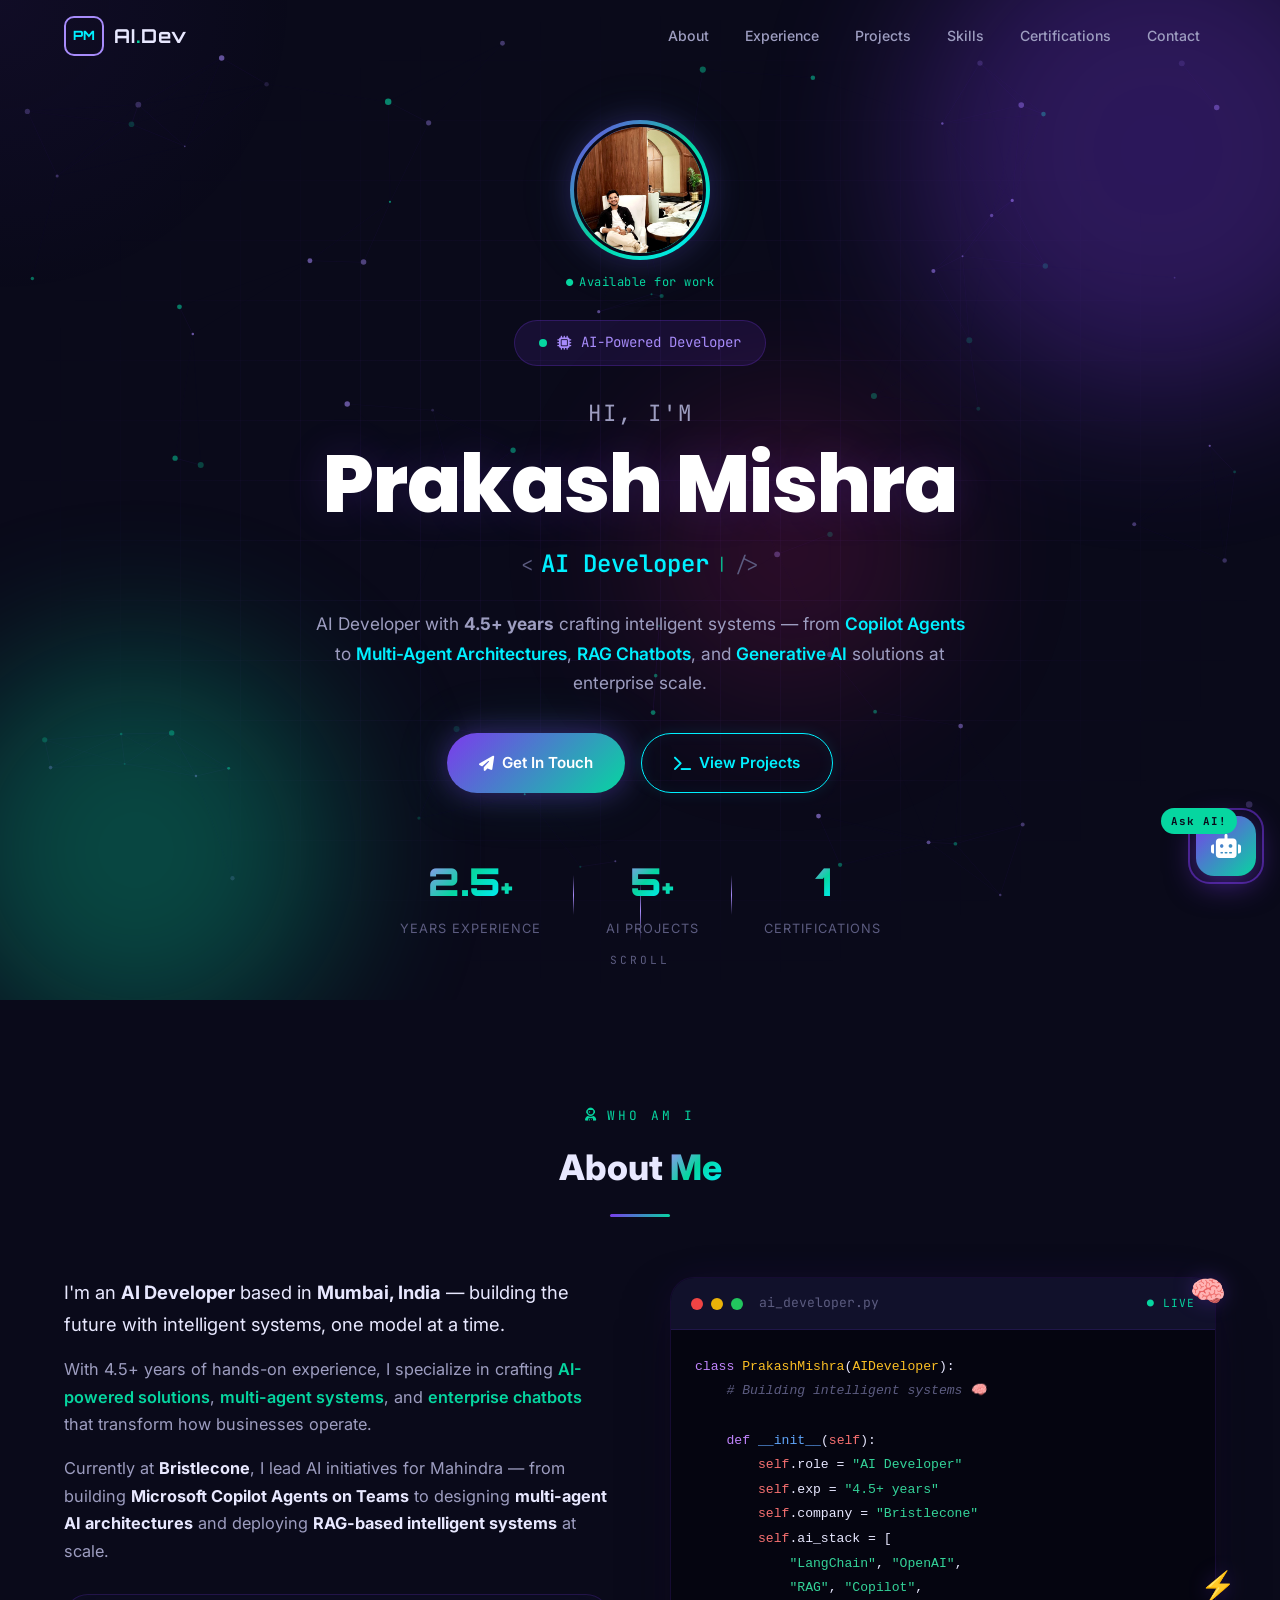
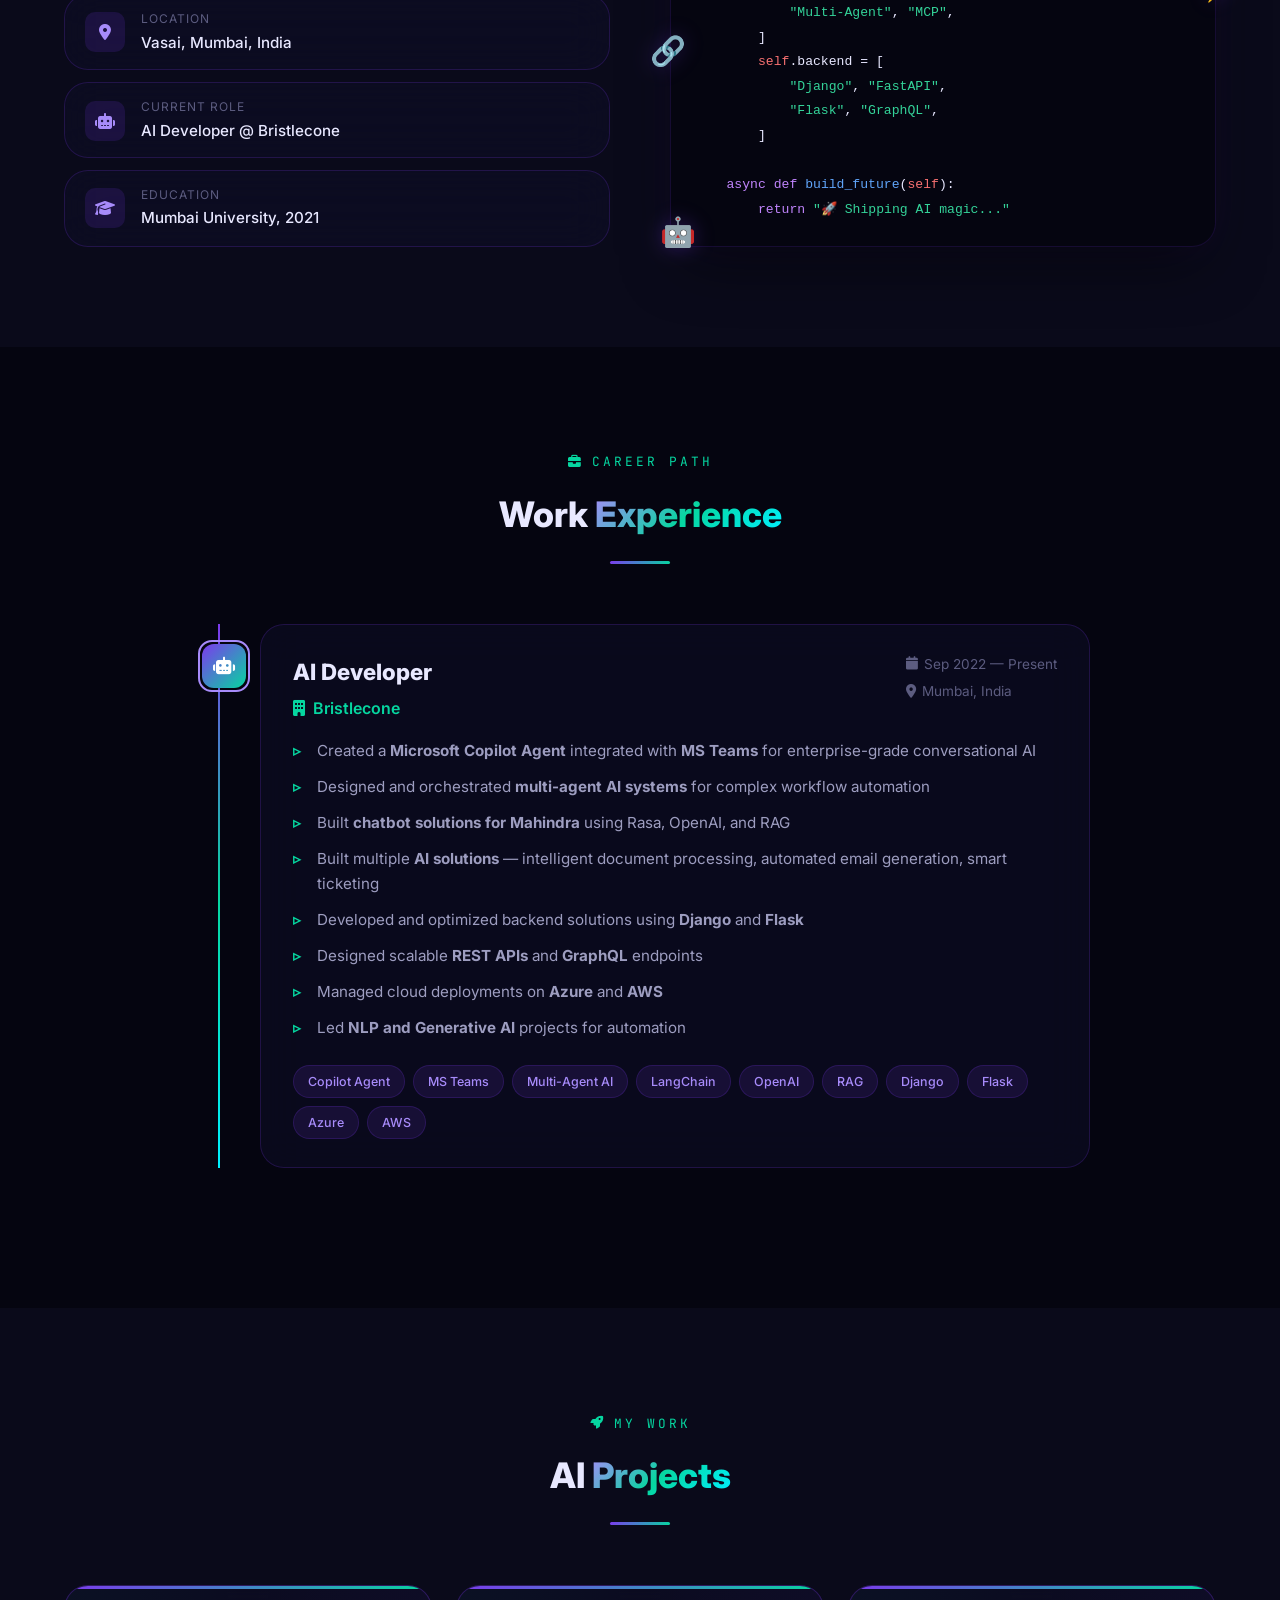
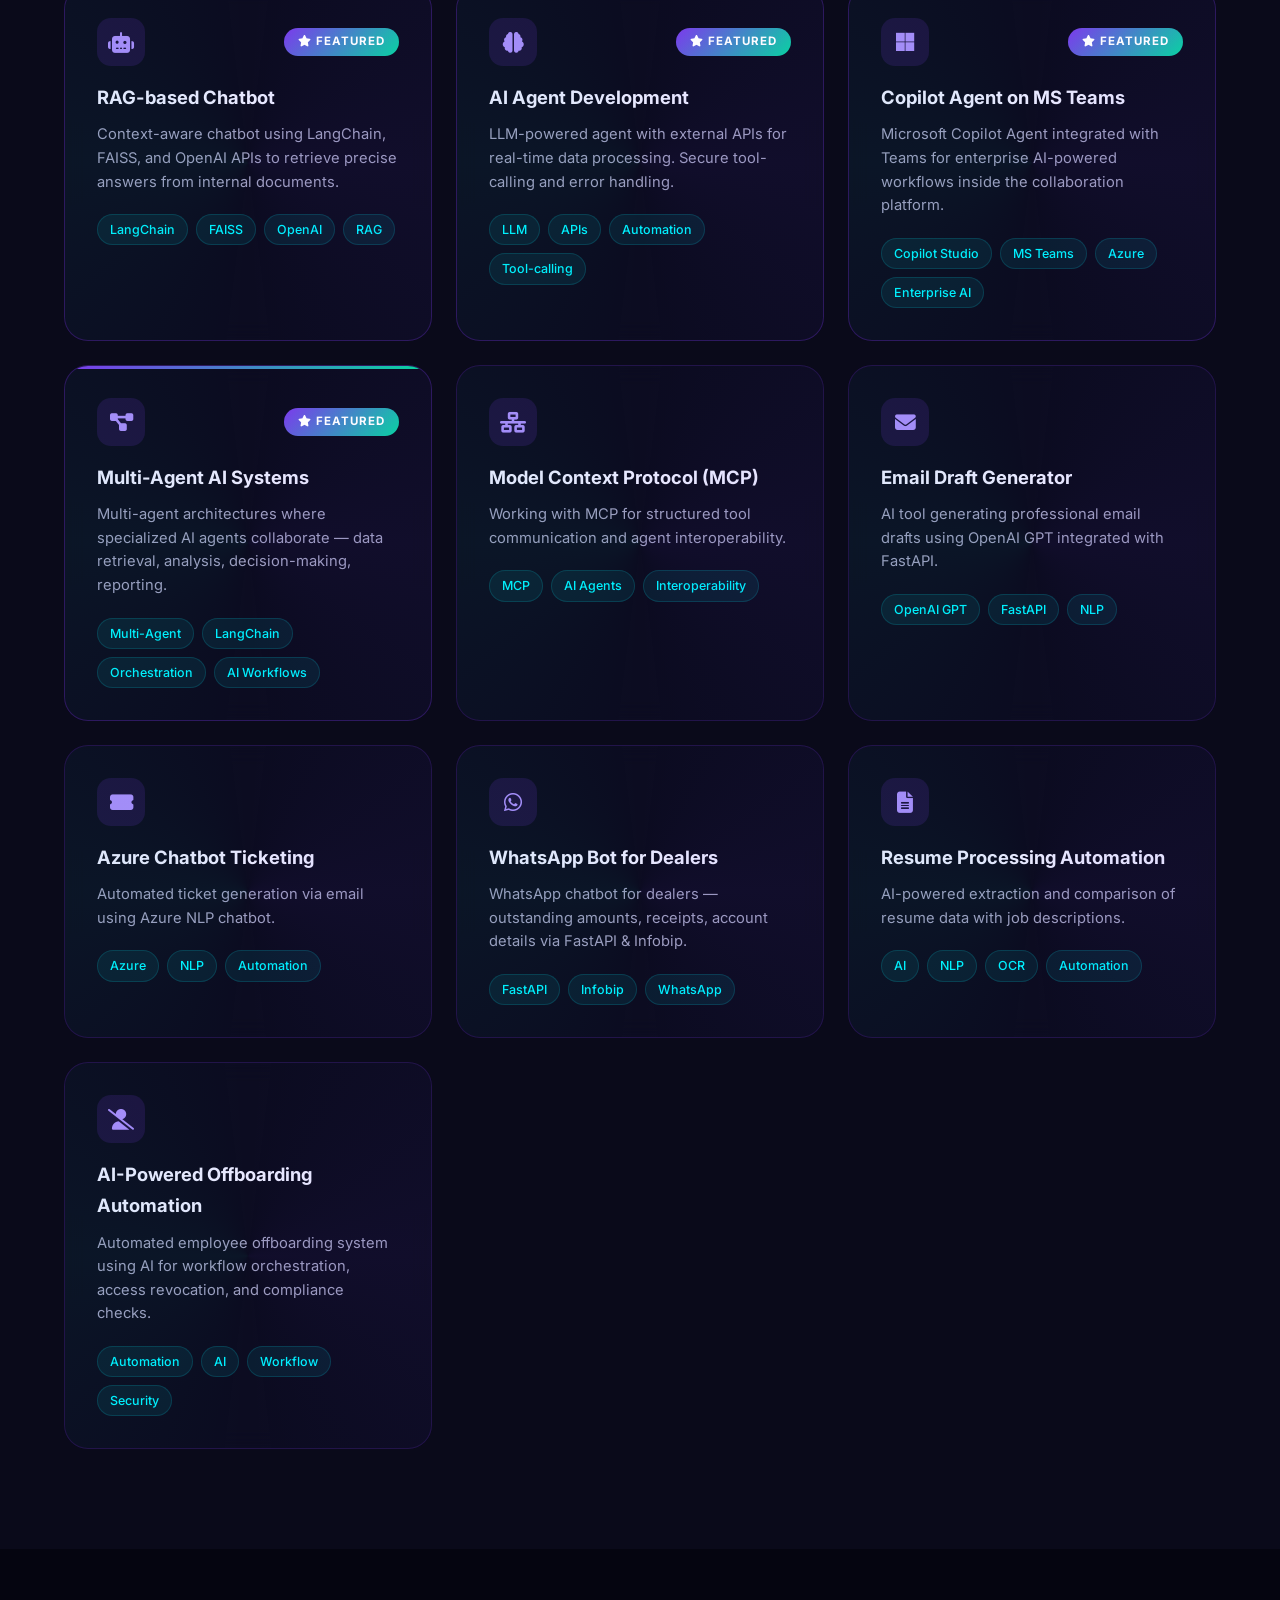
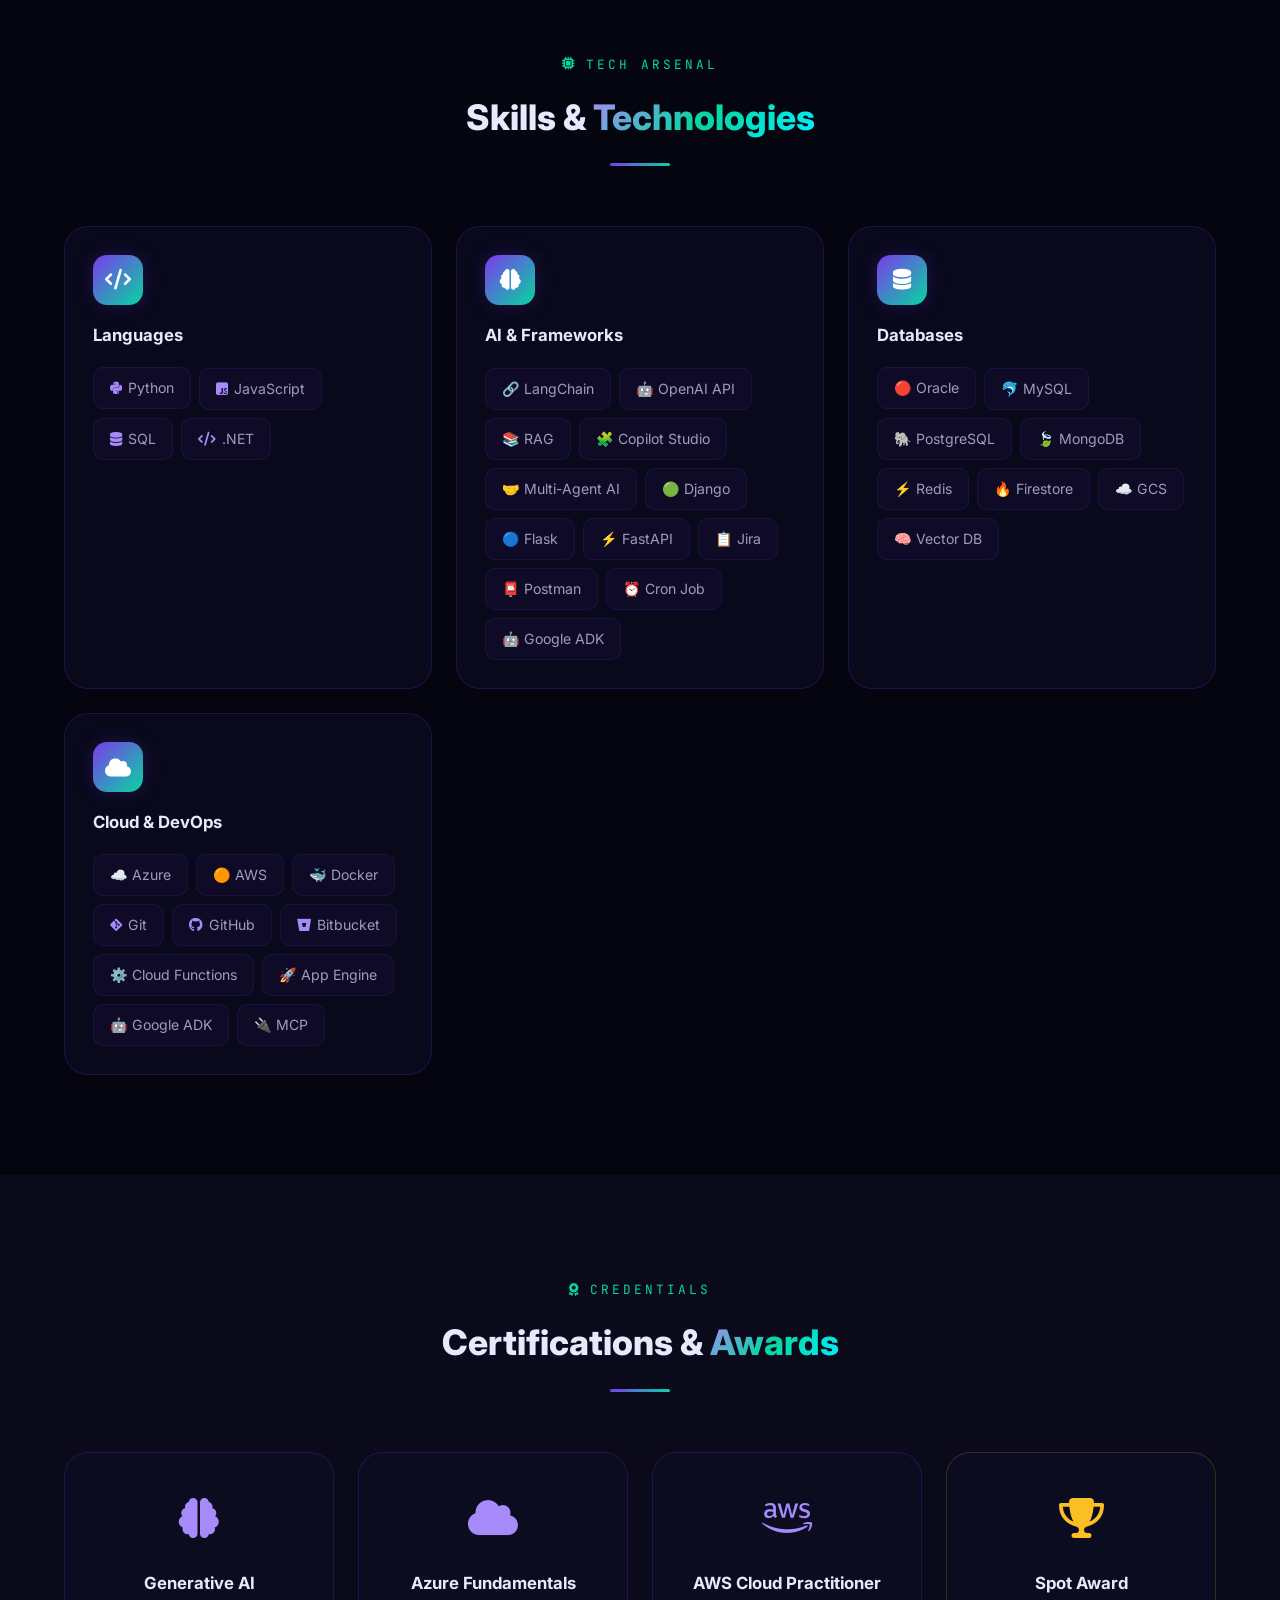
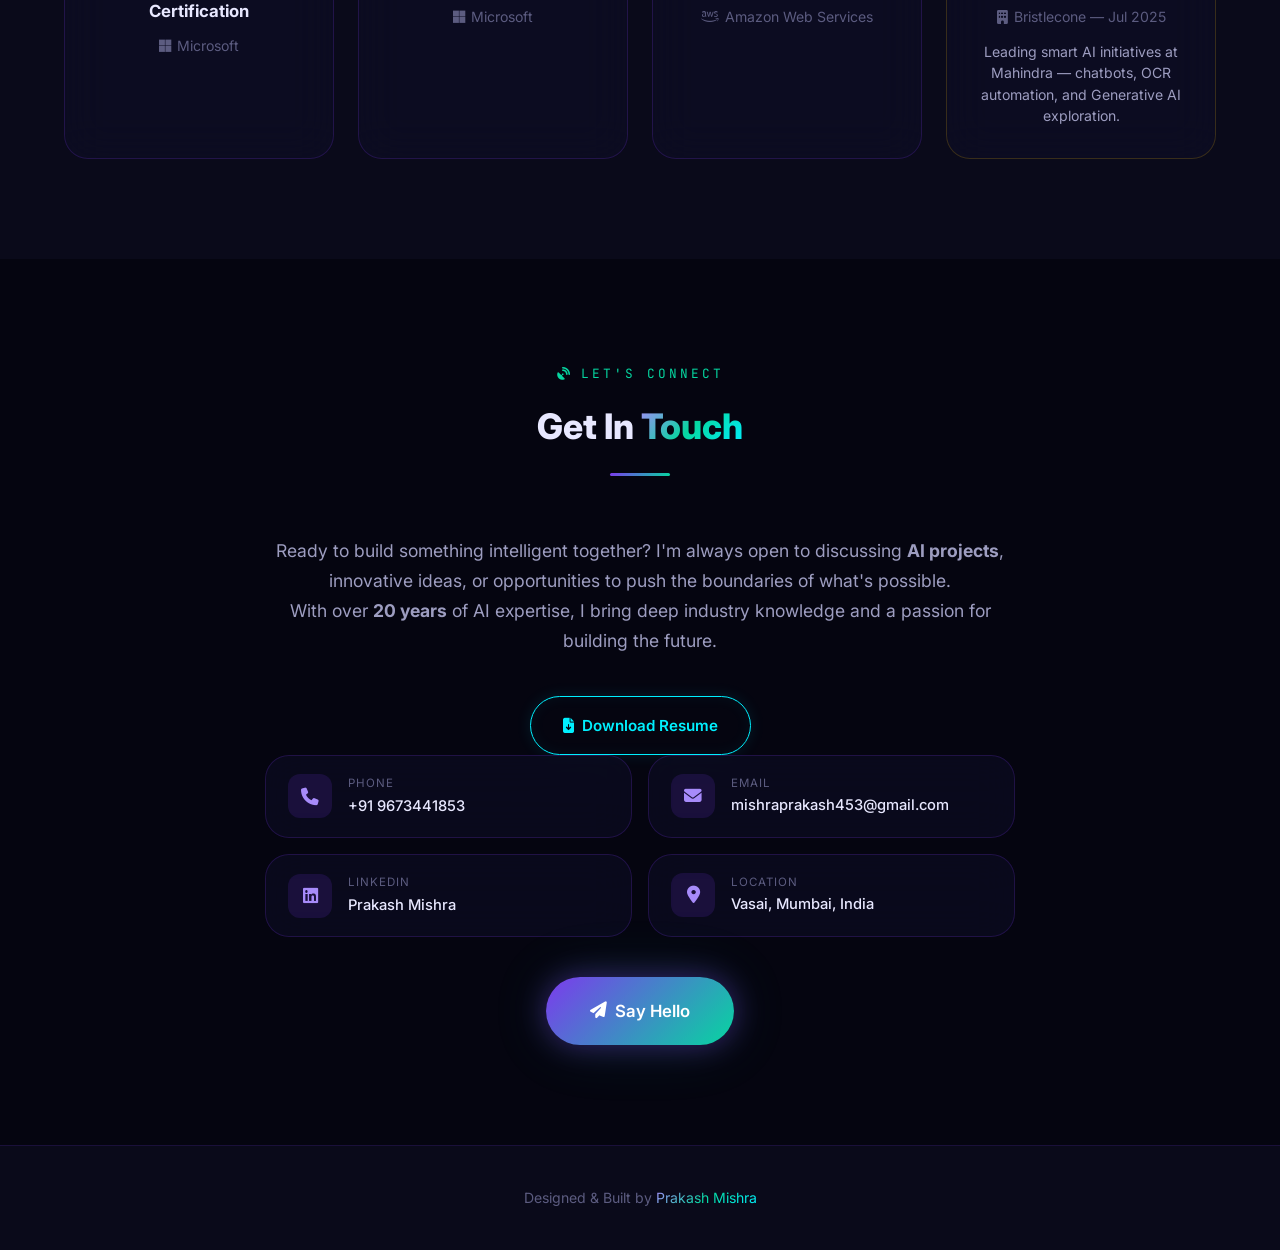
<file: myresume/index.html>
<!DOCTYPE html>
<html lang="en">
<head>
    <meta charset="UTF-8">
    <meta name="viewport" content="width=device-width, initial-scale=1.0">
    <title>Prakash Mishra — AI Developer</title>
    <link rel="preconnect" href="https://fonts.googleapis.com">
    <link href="https://fonts.googleapis.com/css2?family=Inter:wght@300;400;500;600;700;800;900&family=JetBrains+Mono:wght@400;500;600&family=Orbitron:wght@400;500;600;700;800;900&family=Poppins:wght@600;700;800;900&display=swap" rel="stylesheet">
    <link rel="stylesheet" href="https://cdnjs.cloudflare.com/ajax/libs/font-awesome/6.5.1/css/all.min.css">
    <link rel="stylesheet" href="styles.css">
</head>
<body>
    <!-- Neural Network Canvas -->
    <canvas id="neuralCanvas"></canvas>
    
    <!-- Cursor glow -->
    <div class="cursor-glow" id="cursorGlow"></div>

    <!-- Loading Screen -->
    <div class="loader" id="loader">
        <div class="loader-brain">
            <svg viewBox="0 0 100 100" class="brain-svg">
                <circle cx="50" cy="25" r="5" class="neuron n1"/>
                <circle cx="20" cy="50" r="5" class="neuron n2"/>
                <circle cx="80" cy="50" r="5" class="neuron n3"/>
                <circle cx="30" cy="80" r="5" class="neuron n4"/>
                <circle cx="70" cy="80" r="5" class="neuron n5"/>
                <circle cx="50" cy="55" r="5" class="neuron n6"/>
                <line x1="50" y1="25" x2="20" y2="50" class="synapse"/>
                <line x1="50" y1="25" x2="80" y2="50" class="synapse"/>
                <line x1="50" y1="25" x2="50" y2="55" class="synapse"/>
                <line x1="20" y1="50" x2="30" y2="80" class="synapse"/>
                <line x1="80" y1="50" x2="70" y2="80" class="synapse"/>
                <line x1="20" y1="50" x2="50" y2="55" class="synapse"/>
                <line x1="80" y1="50" x2="50" y2="55" class="synapse"/>
                <line x1="50" y1="55" x2="30" y2="80" class="synapse"/>
                <line x1="50" y1="55" x2="70" y2="80" class="synapse"/>
            </svg>
        </div>
        <p class="loader-text">Initializing AI Systems<span class="loader-dots"></span></p>
    </div>

    <!-- Navigation -->
    <nav class="navbar" id="navbar">
        <div class="nav-container">
            <a href="#hero" class="nav-logo">
                <div class="logo-ai-chip">
                    <span class="chip-core">PM</span>
                    <span class="chip-ring"></span>
                </div>
                <span class="logo-label">AI<span class="logo-dot">.</span>Dev</span>
            </a>
            <ul class="nav-links" id="navLinks">
                <li><a href="#about">About</a></li>
                <li><a href="#experience">Experience</a></li>
                <li><a href="#projects">Projects</a></li>
                <li><a href="#skills">Skills</a></li>
                <li><a href="#certifications">Certifications</a></li>
                <li><a href="#contact">Contact</a></li>
            </ul>
            <button class="nav-toggle" id="navToggle" aria-label="Toggle navigation">
                <span></span><span></span><span></span>
            </button>
        </div>
    </nav>

    <!-- Hero Section -->
    <section class="hero" id="hero">
        <div class="hero-bg-grid"></div>
        <div class="hero-orb orb-1"></div>
        <div class="hero-orb orb-2"></div>
        <div class="hero-orb orb-3"></div>
        
        <div class="hero-content">
            <div class="hero-profile">
                <div class="profile-ring">
                    <img src="images/profile pic.jpeg" alt="Prakash Mishra" class="profile-img">
                </div>
                <span class="profile-status"><i class="fas fa-circle"></i> Available for work</span>
            </div>
            <div class="hero-badge">
                <span class="badge-pulse"></span>
                <i class="fas fa-microchip"></i> AI-Powered Developer
            </div>
            <h1 class="hero-title">
                <span class="hero-line">Hi, I'm</span>
                <span class="hero-name">Prakash Mishra</span>
            </h1>
            <div class="hero-role-wrapper">
                <span class="role-bracket">&lt;</span>
                <p class="hero-subtitle" id="typewriter"></p>
                <span class="cursor-blink">|</span>
                <span class="role-bracket">/&gt;</span>
            </div>
            <p class="hero-description">
                AI Developer with <strong>4.5+ years</strong> crafting intelligent systems — from 
                <span class="highlight-word">Copilot Agents</span> to 
                <span class="highlight-word">Multi-Agent Architectures</span>, 
                <span class="highlight-word">RAG Chatbots</span>, and 
                <span class="highlight-word">Generative AI</span> solutions at enterprise scale.
            </p>
            <div class="hero-actions">
                <a href="#contact" class="btn btn-primary btn-glow">
                    <span class="btn-content"><i class="fas fa-paper-plane"></i> Get In Touch</span>
                    <span class="btn-shimmer"></span>
                </a>
                <a href="#projects" class="btn btn-cyber">
                    <span class="btn-content"><i class="fas fa-terminal"></i> View Projects</span>
                </a>
            </div>
            <div class="hero-stats">
                <div class="stat">
                    <span class="stat-number" data-count="4.5">0</span><span class="stat-suffix">+</span>
                    <span class="stat-label">Years Experience</span>
                </div>
                <div class="stat-divider"></div>
                <div class="stat">
                    <span class="stat-number" data-count="10">0</span><span class="stat-suffix">+</span>
                    <span class="stat-label">AI Projects</span>
                </div>
                <div class="stat-divider"></div>
                <div class="stat">
                    <span class="stat-number" data-count="3">0</span>
                    <span class="stat-label">Certifications</span>
                </div>
            </div>
        </div>
        <div class="scroll-indicator">
            <div class="scroll-line"></div>
            <span>SCROLL</span>
        </div>
    </section>

    <!-- About Section -->
    <section class="section" id="about">
        <div class="container">
            <div class="section-header">
                <span class="section-tag"><i class="fas fa-user-astronaut"></i> WHO AM I</span>
                <h2 class="section-title">About <span class="gradient-text">Me</span></h2>
                <div class="section-line"></div>
            </div>
            <div class="about-grid">
                <div class="about-text">
                    <p class="about-lead">
                        I'm an <strong>AI Developer</strong> based in <strong>Mumbai, India</strong> — building the future with intelligent systems, one model at a time.
                    </p>
                    <p>
                        With 4.5+ years of hands-on experience, I specialize in crafting 
                        <span class="text-accent">AI-powered solutions</span>, 
                        <span class="text-accent">multi-agent systems</span>, and 
                        <span class="text-accent">enterprise chatbots</span> that transform how businesses operate.
                    </p>
                    <p>
                        Currently at <strong>Bristlecone</strong>, I lead AI initiatives for Mahindra — from building 
                        <strong>Microsoft Copilot Agents on Teams</strong> to designing 
                        <strong>multi-agent AI architectures</strong> and deploying 
                        <strong>RAG-based intelligent systems</strong> at scale.
                    </p>
                    <div class="about-details">
                        <div class="detail-item glass-card">
                            <div class="detail-icon"><i class="fas fa-map-marker-alt"></i></div>
                            <div>
                                <span class="detail-label">Location</span>
                                <span class="detail-value">Vasai, Mumbai, India</span>
                            </div>
                        </div>
                        <div class="detail-item glass-card">
                            <div class="detail-icon"><i class="fas fa-robot"></i></div>
                            <div>
                                <span class="detail-label">Current Role</span>
                                <span class="detail-value">AI Developer @ Bristlecone</span>
                            </div>
                        </div>
                        <div class="detail-item glass-card">
                            <div class="detail-icon"><i class="fas fa-graduation-cap"></i></div>
                            <div>
                                <span class="detail-label">Education</span>
                                <span class="detail-value">Mumbai University, 2021</span>
                            </div>
                        </div>
                    </div>
                </div>
                <div class="about-visual">
                    <div class="code-window">
                        <div class="code-header">
                            <div class="code-dots">
                                <span class="dot red"></span>
                                <span class="dot yellow"></span>
                                <span class="dot green"></span>
                            </div>
                            <span class="code-title">ai_developer.py</span>
                            <span class="code-live">● LIVE</span>
                        </div>
                        <pre class="code-body"><code><span class="keyword">class</span> <span class="class-name">PrakashMishra</span>(<span class="class-name">AIDeveloper</span>):
    <span class="comment"># Building intelligent systems 🧠</span>
    
    <span class="keyword">def</span> <span class="func">__init__</span>(<span class="param">self</span>):
        <span class="param">self</span>.role = <span class="string">"AI Developer"</span>
        <span class="param">self</span>.exp = <span class="string">"4.5+ years"</span>
        <span class="param">self</span>.company = <span class="string">"Bristlecone"</span>
        <span class="param">self</span>.ai_stack = [
            <span class="string">"LangChain"</span>, <span class="string">"OpenAI"</span>,
            <span class="string">"RAG"</span>, <span class="string">"Copilot"</span>,
            <span class="string">"Multi-Agent"</span>, <span class="string">"MCP"</span>,
        ]
        <span class="param">self</span>.backend = [
            <span class="string">"Django"</span>, <span class="string">"FastAPI"</span>,
            <span class="string">"Flask"</span>, <span class="string">"GraphQL"</span>,
        ]

    <span class="keyword">async def</span> <span class="func">build_future</span>(<span class="param">self</span>):
        <span class="keyword">return</span> <span class="string">"🚀 Shipping AI magic..."</span></code></pre>
                    </div>
                    <div class="float-element fe-1">🧠</div>
                    <div class="float-element fe-2">🤖</div>
                    <div class="float-element fe-3">⚡</div>
                    <div class="float-element fe-4">🔗</div>
                </div>
            </div>
        </div>
    </section>

    <!-- Experience Section -->
    <section class="section section-dark" id="experience">
        <div class="container">
            <div class="section-header">
                <span class="section-tag"><i class="fas fa-briefcase"></i> CAREER PATH</span>
                <h2 class="section-title">Work <span class="gradient-text">Experience</span></h2>
                <div class="section-line"></div>
            </div>
            <div class="timeline">
                <div class="timeline-item">
                    <div class="timeline-node">
                        <div class="node-pulse"></div>
                        <i class="fas fa-robot"></i>
                    </div>
                    <div class="timeline-content glass-card">
                        <div class="timeline-header">
                            <div>
                                <h3 class="timeline-role">AI Developer</h3>
                                <p class="timeline-company"><i class="fas fa-building"></i> Bristlecone</p>
                            </div>
                            <div class="timeline-meta">
                                <span class="timeline-date"><i class="fas fa-calendar"></i> Sep 2022 — Present</span>
                                <span class="timeline-location"><i class="fas fa-map-marker-alt"></i> Mumbai, India</span>
                            </div>
                        </div>
                        <ul class="timeline-details">
                            <li>Created a <strong>Microsoft Copilot Agent</strong> integrated with <strong>MS Teams</strong> for enterprise-grade conversational AI</li>
                            <li>Designed and orchestrated <strong>multi-agent AI systems</strong> for complex workflow automation</li>
                            <li>Built <strong>chatbot solutions for Mahindra</strong> using Rasa, OpenAI, and RAG</li>
                            <li>Built multiple <strong>AI solutions</strong> — intelligent document processing, automated email generation, smart ticketing</li>
                            <li>Developed and optimized backend solutions using <strong>Django</strong> and <strong>Flask</strong></li>
                            <li>Designed scalable <strong>REST APIs</strong> and <strong>GraphQL</strong> endpoints</li>
                            <li>Managed cloud deployments on <strong>Azure</strong> and <strong>AWS</strong></li>
                            <li>Led <strong>NLP and Generative AI</strong> projects for automation</li>
                        </ul>
                        <div class="timeline-tags">
                            <span class="tag">Copilot Agent</span>
                            <span class="tag">MS Teams</span>
                            <span class="tag">Multi-Agent AI</span>
                            <span class="tag">LangChain</span>
                            <span class="tag">OpenAI</span>
                            <span class="tag">RAG</span>
                            <span class="tag">Django</span>
                            <span class="tag">Flask</span>
                            <span class="tag">Azure</span>
                            <span class="tag">AWS</span>
                        </div>
                    </div>
                </div>
            </div>
        </div>
    </section>

    <!-- Projects Section -->
    <section class="section" id="projects">
        <div class="container">
            <div class="section-header">
                <span class="section-tag"><i class="fas fa-rocket"></i> MY WORK</span>
                <h2 class="section-title">AI <span class="gradient-text">Projects</span></h2>
                <div class="section-line"></div>
            </div>
            <div class="projects-grid">
                <div class="project-card featured glow-card">
                    <div class="card-shine"></div>
                    <div class="project-top">
                        <div class="project-icon-wrap"><i class="fas fa-robot"></i></div>
                        <span class="project-label"><i class="fas fa-star"></i> Featured</span>
                    </div>
                    <h3>RAG-based Chatbot</h3>
                    <p>Context-aware chatbot using LangChain, FAISS, and OpenAI APIs to retrieve precise answers from internal documents.</p>
                    <div class="project-tags"><span>LangChain</span><span>FAISS</span><span>OpenAI</span><span>RAG</span></div>
                </div>

                <div class="project-card featured glow-card">
                    <div class="card-shine"></div>
                    <div class="project-top">
                        <div class="project-icon-wrap"><i class="fas fa-brain"></i></div>
                        <span class="project-label"><i class="fas fa-star"></i> Featured</span>
                    </div>
                    <h3>AI Agent Development</h3>
                    <p>LLM-powered agent with external APIs for real-time data processing. Secure tool-calling and error handling.</p>
                    <div class="project-tags"><span>LLM</span><span>APIs</span><span>Automation</span><span>Tool-calling</span></div>
                </div>

                <div class="project-card featured glow-card">
                    <div class="card-shine"></div>
                    <div class="project-top">
                        <div class="project-icon-wrap"><i class="fab fa-microsoft"></i></div>
                        <span class="project-label"><i class="fas fa-star"></i> Featured</span>
                    </div>
                    <h3>Copilot Agent on MS Teams</h3>
                    <p>Microsoft Copilot Agent integrated with Teams for enterprise AI-powered workflows inside the collaboration platform.</p>
                    <div class="project-tags"><span>Copilot Studio</span><span>MS Teams</span><span>Azure</span><span>Enterprise AI</span></div>
                </div>

                <div class="project-card featured glow-card">
                    <div class="card-shine"></div>
                    <div class="project-top">
                        <div class="project-icon-wrap"><i class="fas fa-project-diagram"></i></div>
                        <span class="project-label"><i class="fas fa-star"></i> Featured</span>
                    </div>
                    <h3>Multi-Agent AI Systems</h3>
                    <p>Multi-agent architectures where specialized AI agents collaborate — data retrieval, analysis, decision-making, reporting.</p>
                    <div class="project-tags"><span>Multi-Agent</span><span>LangChain</span><span>Orchestration</span><span>AI Workflows</span></div>
                </div>

                <div class="project-card glow-card">
                    <div class="card-shine"></div>
                    <div class="project-top"><div class="project-icon-wrap"><i class="fas fa-network-wired"></i></div></div>
                    <h3>Model Context Protocol (MCP)</h3>
                    <p>Working with MCP for structured tool communication and agent interoperability.</p>
                    <div class="project-tags"><span>MCP</span><span>AI Agents</span><span>Interoperability</span></div>
                </div>

                <div class="project-card glow-card">
                    <div class="card-shine"></div>
                    <div class="project-top"><div class="project-icon-wrap"><i class="fas fa-envelope"></i></div></div>
                    <h3>Email Draft Generator</h3>
                    <p>AI tool generating professional email drafts using OpenAI GPT integrated with FastAPI.</p>
                    <div class="project-tags"><span>OpenAI GPT</span><span>FastAPI</span><span>NLP</span></div>
                </div>

                <div class="project-card glow-card">
                    <div class="card-shine"></div>
                    <div class="project-top"><div class="project-icon-wrap"><i class="fas fa-ticket-alt"></i></div></div>
                    <h3>Azure Chatbot Ticketing</h3>
                    <p>Automated ticket generation via email using Azure NLP chatbot.</p>
                    <div class="project-tags"><span>Azure</span><span>NLP</span><span>Automation</span></div>
                </div>

                <div class="project-card glow-card">
                    <div class="card-shine"></div>
                    <div class="project-top"><div class="project-icon-wrap"><i class="fab fa-whatsapp"></i></div></div>
                    <h3>WhatsApp Bot for Dealers</h3>
                    <p>WhatsApp chatbot for dealers — outstanding amounts, receipts, account details via FastAPI & Infobip.</p>
                    <div class="project-tags"><span>FastAPI</span><span>Infobip</span><span>WhatsApp</span></div>
                </div>

                <div class="project-card glow-card">
                    <div class="card-shine"></div>
                    <div class="project-top"><div class="project-icon-wrap"><i class="fas fa-file-alt"></i></div></div>
                    <h3>Resume Processing Automation</h3>
                    <p>AI-powered extraction and comparison of resume data with job descriptions.</p>
                    <div class="project-tags"><span>AI</span><span>NLP</span><span>OCR</span><span>Automation</span></div>
                </div>

                <div class="project-card glow-card">
                    <div class="card-shine"></div>
                    <div class="project-top"><div class="project-icon-wrap"><i class="fas fa-user-slash"></i></div></div>
                    <h3>AI-Powered Offboarding Automation</h3>
                    <p>Automated employee offboarding system using AI for workflow orchestration, access revocation, and compliance checks.</p>
                    <div class="project-tags"><span>Automation</span><span>AI</span><span>Workflow</span><span>Security</span></div>
                </div>
            </div>
        </div>
    </section>

    <!-- Skills Section -->
    <section class="section section-dark" id="skills">
        <div class="container">
            <div class="section-header">
                <span class="section-tag"><i class="fas fa-microchip"></i> TECH ARSENAL</span>
                <h2 class="section-title">Skills & <span class="gradient-text">Technologies</span></h2>
                <div class="section-line"></div>
            </div>
            <div class="skills-grid">
                <div class="skill-category glass-card">
                    <div class="skill-category-icon"><i class="fas fa-code"></i></div>
                    <h3>Languages</h3>
                    <div class="skill-items">
                        <div class="skill-chip"><i class="fab fa-python"></i> Python</div>
                        <div class="skill-chip"><i class="fab fa-js-square"></i> JavaScript</div>
                        <div class="skill-chip"><i class="fas fa-database"></i> SQL</div>
                        <div class="skill-chip"><i class="fas fa-code"></i> .NET</div>
                    </div>
                </div>
                <div class="skill-category glass-card">
                    <div class="skill-category-icon"><i class="fas fa-brain"></i></div>
                    <h3>AI & Frameworks</h3>
                    <div class="skill-items">
                        <div class="skill-chip">🔗 LangChain</div>
                        <div class="skill-chip">🤖 OpenAI API</div>
                        <div class="skill-chip">📚 RAG</div>
                        <div class="skill-chip">🧩 Copilot Studio</div>
                        <div class="skill-chip">🤝 Multi-Agent AI</div>
                        <div class="skill-chip">🟢 Django</div>
                        <div class="skill-chip">🔵 Flask</div>
                        <div class="skill-chip">⚡ FastAPI</div>
                        <div class="skill-chip">📋 Jira</div>
                        <div class="skill-chip">📮 Postman</div>
                        <div class="skill-chip">⏰ Cron Job</div>
                        <div class="skill-chip">🤖 Google ADK</div>
                    </div>
                </div>
                <div class="skill-category glass-card">
                    <div class="skill-category-icon"><i class="fas fa-database"></i></div>
                    <h3>Databases</h3>
                    <div class="skill-items">
                        <div class="skill-chip">🔴 Oracle</div>
                        <div class="skill-chip">🐬 MySQL</div>
                        <div class="skill-chip">🐘 PostgreSQL</div>
                        <div class="skill-chip">🍃 MongoDB</div>
                        <div class="skill-chip">⚡ Redis</div>
                        <div class="skill-chip">🔥 Firestore</div>
                        <div class="skill-chip">☁️ GCS</div>
                        <div class="skill-chip">🧠 Vector DB</div>
                    </div>
                </div>
                <div class="skill-category glass-card">
                    <div class="skill-category-icon"><i class="fas fa-cloud"></i></div>
                    <h3>Cloud & DevOps</h3>
                    <div class="skill-items">
                        <div class="skill-chip">☁️ Azure</div>
                        <div class="skill-chip">🟠 AWS</div>
                        <div class="skill-chip">🐳 Docker</div>
                        <div class="skill-chip"><i class="fab fa-git-alt"></i> Git</div>
                        <div class="skill-chip"><i class="fab fa-github"></i> GitHub</div>
                        <div class="skill-chip"><i class="fab fa-bitbucket"></i> Bitbucket</div>
                        <div class="skill-chip">⚙️ Cloud Functions</div>
                        <div class="skill-chip">🚀 App Engine</div>
                        <div class="skill-chip">🤖 Google ADK</div>
                        <div class="skill-chip">🔌 MCP</div>
                    </div>
                </div>
            </div>
        </div>
    </section>

    <!-- Certifications Section -->
    <section class="section" id="certifications">
        <div class="container">
            <div class="section-header">
                <span class="section-tag"><i class="fas fa-award"></i> CREDENTIALS</span>
                <h2 class="section-title">Certifications & <span class="gradient-text">Awards</span></h2>
                <div class="section-line"></div>
            </div>
            <div class="certs-grid">
                <div class="cert-card glass-card">
                    <div class="cert-icon"><i class="fas fa-brain"></i></div>
                    <h3>Generative AI Certification</h3>
                    <p class="cert-issuer"><i class="fab fa-microsoft"></i> Microsoft</p>
                </div>
                <div class="cert-card glass-card">
                    <div class="cert-icon"><i class="fas fa-cloud"></i></div>
                    <h3>Azure Fundamentals</h3>
                    <p class="cert-issuer"><i class="fab fa-microsoft"></i> Microsoft</p>
                </div>
                <div class="cert-card glass-card">
                    <div class="cert-icon"><i class="fab fa-aws"></i></div>
                    <h3>AWS Cloud Practitioner</h3>
                    <p class="cert-issuer"><i class="fab fa-aws"></i> Amazon Web Services</p>
                </div>
                <div class="cert-card glass-card award-card">
                    <div class="cert-icon trophy"><i class="fas fa-trophy"></i></div>
                    <h3>Spot Award</h3>
                    <p class="cert-issuer"><i class="fas fa-building"></i> Bristlecone — Jul 2025</p>
                    <p class="cert-description">Leading smart AI initiatives at Mahindra — chatbots, OCR automation, and Generative AI exploration.</p>
                </div>
            </div>
        </div>
    </section>

    <!-- Contact Section -->
    <section class="section section-dark" id="contact">
        <div class="container">
            <div class="section-header">
                <span class="section-tag"><i class="fas fa-satellite-dish"></i> LET'S CONNECT</span>
                <h2 class="section-title">Get In <span class="gradient-text">Touch</span></h2>
                <div class="section-line"></div>
            </div>
            <div class="contact-content">
                <p class="contact-text">
                    Ready to build something intelligent together? I'm always open to discussing 
                    <strong>AI projects</strong>, innovative ideas, or opportunities to push the boundaries of what's possible.<br>
                    <span class="contact-highlight">With over <strong>20 years</strong> of AI expertise, I bring deep industry knowledge and a passion for building the future.</span>
                </p>
                <a href="resume_prakash_mishra_19-02-26.pdf" class="btn btn-cyber btn-glow btn-resume" download>
                    <span class="btn-content"><i class="fas fa-file-download"></i> Download Resume</span>
                    <span class="btn-shimmer"></span>
                </a>
                <div class="contact-cards">
                    <a href="tel:+919673441853" class="contact-card glass-card">
                        <div class="contact-icon"><i class="fas fa-phone"></i></div>
                        <div><span class="contact-label">Phone</span><span class="contact-value">+91 9673441853</span></div>
                    </a>
                    <a href="mailto:mishraprakash453@gmail.com" class="contact-card glass-card">
                        <div class="contact-icon"><i class="fas fa-envelope"></i></div>
                        <div><span class="contact-label">Email</span><span class="contact-value">mishraprakash453@gmail.com</span></div>
                    </a>
                    <a href="https://www.linkedin.com/in/prakash-mishra-428a86187/" target="_blank" class="contact-card glass-card">
                        <div class="contact-icon"><i class="fab fa-linkedin"></i></div>
                        <div><span class="contact-label">LinkedIn</span><span class="contact-value">Prakash Mishra</span></div>
                    </a>
                    <div class="contact-card glass-card">
                        <div class="contact-icon"><i class="fas fa-map-marker-alt"></i></div>
                        <div><span class="contact-label">Location</span><span class="contact-value">Vasai, Mumbai, India</span></div>
                    </div>
                </div>
                <a href="mailto:mishraprakash453@gmail.com" class="btn btn-primary btn-glow btn-large">
                    <span class="btn-content"><i class="fas fa-paper-plane"></i> Say Hello</span>
                    <span class="btn-shimmer"></span>
                </a>
            </div>
        </div>
    </section>

    <!-- Footer -->
    <footer class="footer">
        <div class="container">
            <p>Designed & Built by <span class="gradient-text">Prakash Mishra</span></p>
        </div>
    </footer>

    <!-- Chatbot -->
    <div class="chatbot-toggle" id="chatbotToggle">
        <div class="chatbot-toggle-inner"><i class="fas fa-robot"></i></div>
        <span class="chatbot-badge">Ask AI!</span>
        <div class="chatbot-rings"><span></span><span></span></div>
    </div>

    <div class="chatbot-window" id="chatbotWindow">
        <div class="chatbot-header">
            <div class="chatbot-header-info">
                <div class="chatbot-avatar"><i class="fas fa-robot"></i><span class="avatar-pulse"></span></div>
                <div>
                    <h4>Prakash's AI Assistant</h4>
                    <span class="chatbot-status"><span class="status-dot"></span> Online</span>
                </div>
            </div>
            <button class="chatbot-close" id="chatbotClose"><i class="fas fa-times"></i></button>
        </div>
        <div class="chatbot-messages" id="chatbotMessages">
            <div class="chat-message bot">
                <div class="chat-avatar">🤖</div>
                <div class="chat-bubble">
                    Hi! I'm Prakash's AI assistant. Ask me anything about his experience, skills, projects, or AI work!
                    <div class="chat-suggestions">
                        <button class="suggestion-btn" onclick="askSuggestion('What are his skills?')">🛠️ Skills</button>
                        <button class="suggestion-btn" onclick="askSuggestion('Tell me about his experience')">💼 Experience</button>
                        <button class="suggestion-btn" onclick="askSuggestion('What projects has he built?')">🚀 Projects</button>
                        <button class="suggestion-btn" onclick="askSuggestion('Tell me about Copilot Agent')">🧩 Copilot</button>
                    </div>
                </div>
            </div>
        </div>
        <div class="chatbot-input-area">
            <input type="text" id="chatInput" placeholder="Ask about Prakash's AI work..." autocomplete="off">
            <button id="chatSend"><i class="fas fa-paper-plane"></i></button>
        </div>
    </div>

    <script src="chatbot.js"></script>
    <script src="script.js"></script>
</body>
</html>
</file>
<file: myresume/styles.css>
/* ======================================   AI Developer Portfolio — Styles   Futuristic / Neural / Cyber Theme   ====================================== */ /* --- Variables --- */
:root {
  --primary: #7c3aed;
  --primary-light: #a78bfa;
  --primary-dark: #5b21b6;
  --accent: #06d6a0;
  --accent2: #00f0ff;
  --neon-blue: #00b4d8;
  --neon-pink: #f72585;
  --neon-purple: #7209b7;
  --bg-dark: #0a0a1a;
  --bg-darker: #050510;
  --bg-card: rgba(15, 15, 35, 0.7);
  --text-primary: #e8e8ff;
  --text-secondary: #9d9dc0;
  --text-muted: #5c5c80;
  --border: rgba(124, 58, 237, 0.15);
  --border-glow: rgba(124, 58, 237, 0.4);
  --gradient: linear-gradient(135deg, #7c3aed, #06d6a0);
  --gradient2: linear-gradient(135deg, #f72585, #7209b7, #00b4d8);
  --gradient-text: linear-gradient(135deg, #a78bfa, #06d6a0, #00f0ff);
  --glass: rgba(15, 15, 40, 0.5);
  --glass-border: rgba(124, 58, 237, 0.2);
  --shadow: 0 25px 60px -15px rgba(0, 0, 0, 0.6);
  --radius: 16px;
  --radius-lg: 24px;
  --transition: all 0.4s cubic-bezier(0.4, 0, 0.2, 1);
}
*,
*::before,
*::after {
  margin: 0;
  padding: 0;
  box-sizing: border-box;
}
html {
  scroll-behavior: smooth;
  scroll-padding-top: 80px;
}
body {
  font-family:
    "Inter",
    -apple-system,
    sans-serif;
  background: var(--bg-dark);
  color: var(--text-primary);
  line-height: 1.7;
  overflow-x: hidden;
}
::selection {
  background: rgba(124, 58, 237, 0.4);
  color: #fff;
} /* --- Scrollbar --- */
::-webkit-scrollbar {
  width: 6px;
}
::-webkit-scrollbar-track {
  background: var(--bg-darker);
}
::-webkit-scrollbar-thumb {
  background: var(--primary);
  border-radius: 3px;
} /* --- Cursor Glow --- */
.cursor-glow {
  position: fixed;
  width: 600px;
  height: 600px;
  border-radius: 50%;
  background: radial-gradient(
    circle,
    rgba(124, 58, 237, 0.06) 0%,
    transparent 70%
  );
  pointer-events: none;
  z-index: 0;
  transform: translate(-50%, -50%);
  transition: transform 0.1s ease-out;
} /* --- Neural Canvas --- */
#neuralCanvas {
  position: fixed;
  top: 0;
  left: 0;
  width: 100%;
  height: 100%;
  z-index: 0;
  pointer-events: none;
} /* --- Loading Screen --- */
.loader {
  position: fixed;
  top: 0;
  left: 0;
  width: 100%;
  height: 100%;
  background: var(--bg-darker);
  display: flex;
  flex-direction: column;
  align-items: center;
  justify-content: center;
  z-index: 10000;
  transition:
    opacity 0.8s ease,
    visibility 0.8s;
}
.loader.hidden {
  opacity: 0;
  visibility: hidden;
  pointer-events: none;
}
.brain-svg {
  width: 80px;
  height: 80px;
}
.neuron {
  fill: var(--primary-light);
  animation: neuronPulse 2s ease-in-out infinite;
}
.neuron.n1 {
  animation-delay: 0s;
}
.neuron.n2 {
  animation-delay: 0.2s;
}
.neuron.n3 {
  animation-delay: 0.4s;
}
.neuron.n4 {
  animation-delay: 0.6s;
}
.neuron.n5 {
  animation-delay: 0.8s;
}
.neuron.n6 {
  animation-delay: 0.3s;
}
.synapse {
  stroke: var(--primary);
  stroke-width: 1.5;
  opacity: 0.4;
  animation: synapseFire 2s ease-in-out infinite;
}
@keyframes neuronPulse {
  0%,
  100% {
    r: 4;
    fill: var(--primary-light);
    opacity: 0.6;
  }
  50% {
    r: 6;
    fill: var(--accent2);
    opacity: 1;
  }
}
@keyframes synapseFire {
  0%,
  100% {
    opacity: 0.2;
    stroke: var(--primary);
  }
  50% {
    opacity: 0.8;
    stroke: var(--accent2);
  }
}
.loader-text {
  margin-top: 24px;
  font-family: "JetBrains Mono", monospace;
  font-size: 0.9rem;
  color: var(--text-secondary);
  letter-spacing: 2px;
}
.loader-dots::after {
  content: "";
  animation: dots 1.5s steps(3) infinite;
}
@keyframes dots {
  0% {
    content: "";
  }
  33% {
    content: ".";
  }
  66% {
    content: "..";
  }
  100% {
    content: "...";
  }
} /* --- Glass Card --- */
.glass-card {
  background: var(--glass);
  backdrop-filter: blur(20px);
  -webkit-backdrop-filter: blur(20px);
  border: 1px solid var(--glass-border);
  border-radius: var(--radius-lg);
} /* --- Gradient Text --- */
.gradient-text {
  background: var(--gradient-text);
  -webkit-background-clip: text;
  -webkit-text-fill-color: transparent;
  background-clip: text;
}
.text-accent {
  color: var(--accent);
  font-weight: 600;
}
.highlight-word {
  position: relative;
  color: var(--accent2);
  font-weight: 600;
} /* --- Container --- */
.container {
  max-width: 1200px;
  margin: 0 auto;
  padding: 0 24px;
} /* --- Buttons --- */
.btn {
  display: inline-flex;
  align-items: center;
  gap: 8px;
  padding: 16px 32px;
  border-radius: 50px;
  font-weight: 600;
  font-size: 0.95rem;
  text-decoration: none;
  transition: var(--transition);
  cursor: pointer;
  border: none;
  font-family: inherit;
  position: relative;
  overflow: hidden;
}
.btn-content {
  position: relative;
  z-index: 2;
  display: flex;
  align-items: center;
  gap: 8px;
}
.btn-primary {
  background: var(--gradient);
  color: white;
}
.btn-glow {
  box-shadow:
    0 0 30px rgba(124, 58, 237, 0.4),
    0 0 60px rgba(6, 214, 160, 0.15);
}
.btn-glow:hover {
  box-shadow:
    0 0 40px rgba(124, 58, 237, 0.6),
    0 0 80px rgba(6, 214, 160, 0.25);
  transform: translateY(-3px);
}
.btn-shimmer {
  position: absolute;
  top: 0;
  left: -100%;
  width: 100%;
  height: 100%;
  background: linear-gradient(
    90deg,
    transparent,
    rgba(255, 255, 255, 0.15),
    transparent
  );
  animation: shimmer 3s infinite;
}
@keyframes shimmer {
  0% {
    left: -100%;
  }
  100% {
    left: 100%;
  }
}
.btn-cyber {
  background: transparent;
  color: var(--accent2);
  border: 1px solid var(--accent2);
  box-shadow:
    0 0 15px rgba(0, 240, 255, 0.1),
    inset 0 0 15px rgba(0, 240, 255, 0.05);
}
.btn-cyber:hover {
  background: rgba(0, 240, 255, 0.08);
  box-shadow:
    0 0 25px rgba(0, 240, 255, 0.2),
    inset 0 0 25px rgba(0, 240, 255, 0.08);
  transform: translateY(-3px);
}
.btn-large {
  padding: 20px 44px;
  font-size: 1.05rem;
} /* ======================================   NAVIGATION   ====================================== */
.navbar {
  position: fixed;
  top: 0;
  left: 0;
  right: 0;
  z-index: 1000;
  padding: 16px 0;
  transition: var(--transition);
}
.navbar.scrolled {
  background: rgba(10, 10, 26, 0.85);
  backdrop-filter: blur(20px);
  border-bottom: 1px solid var(--border);
  padding: 10px 0;
}
.nav-container {
  max-width: 1200px;
  margin: 0 auto;
  padding: 0 24px;
  display: flex;
  justify-content: space-between;
  align-items: center;
}
.nav-logo {
  display: flex;
  align-items: center;
  gap: 10px;
  text-decoration: none;
  color: var(--text-primary);
}
.logo-ai-chip {
  position: relative;
  width: 40px;
  height: 40px;
  display: flex;
  align-items: center;
  justify-content: center;
}
.chip-core {
  font-family: "Orbitron", sans-serif;
  font-size: 0.8rem;
  font-weight: 800;
  color: var(--accent2);
  z-index: 2;
}
.chip-ring {
  position: absolute;
  top: 0;
  left: 0;
  width: 100%;
  height: 100%;
  border: 2px solid var(--primary-light);
  border-radius: 10px;
  animation: chipRotate 8s linear infinite;
}
@keyframes chipRotate {
  from {
    transform: rotate(0);
  }
  to {
    transform: rotate(360deg);
  }
}
.logo-label {
  font-family: "Orbitron", sans-serif;
  font-weight: 700;
  font-size: 1.2rem;
  letter-spacing: 1px;
}
.logo-dot {
  color: var(--accent);
}
.nav-links {
  display: flex;
  list-style: none;
  gap: 4px;
}
.nav-links a {
  text-decoration: none;
  color: var(--text-secondary);
  font-size: 0.88rem;
  font-weight: 500;
  padding: 8px 16px;
  border-radius: 8px;
  transition: var(--transition);
  position: relative;
}
.nav-links a:hover,
.nav-links a.active {
  color: var(--accent2);
  background: rgba(0, 240, 255, 0.06);
  text-shadow: 0 0 8px rgba(0, 240, 255, 0.3);
}
.nav-toggle {
  display: none;
  flex-direction: column;
  gap: 5px;
  background: none;
  border: none;
  cursor: pointer;
  padding: 4px;
}
.nav-toggle span {
  width: 25px;
  height: 2px;
  background: var(--text-primary);
  border-radius: 2px;
  transition: var(--transition);
} /* ======================================   HERO   ====================================== */
.hero {
  min-height: 100vh;
  display: flex;
  flex-direction: column;
  justify-content: center;
  align-items: center;
  text-align: center;
  padding: 120px 24px 60px;
  position: relative;
  z-index: 1;
  overflow: hidden;
} /* Grid background */
.hero-bg-grid {
  position: absolute;
  inset: 0;
  background-image:
    linear-gradient(rgba(124, 58, 237, 0.05) 1px, transparent 1px),
    linear-gradient(90deg, rgba(124, 58, 237, 0.05) 1px, transparent 1px);
  background-size: 60px 60px;
  mask-image: radial-gradient(ellipse at center, black 30%, transparent 70%);
  -webkit-mask-image: radial-gradient(
    ellipse at center,
    black 30%,
    transparent 70%
  );
  animation: gridMove 20s linear infinite;
}
@keyframes gridMove {
  from {
    transform: translate(0, 0);
  }
  to {
    transform: translate(60px, 60px);
  }
} /* Floating orbs */
.hero-orb {
  position: absolute;
  border-radius: 50%;
  filter: blur(80px);
  opacity: 0.3;
  animation: orbFloat 15s ease-in-out infinite;
}
.orb-1 {
  width: 500px;
  height: 500px;
  background: var(--primary);
  top: -10%;
  right: -10%;
  animation-delay: 0s;
}
.orb-2 {
  width: 400px;
  height: 400px;
  background: var(--accent);
  bottom: -5%;
  left: -5%;
  animation-delay: -5s;
}
.orb-3 {
  width: 300px;
  height: 300px;
  background: var(--neon-pink);
  top: 40%;
  left: 50%;
  animation-delay: -10s;
  opacity: 0.15;
}
@keyframes orbFloat {
  0%,
  100% {
    transform: translate(0, 0) scale(1);
  }
  33% {
    transform: translate(30px, -30px) scale(1.05);
  }
  66% {
    transform: translate(-20px, 20px) scale(0.95);
  }
}
.hero-content {
  position: relative;
  z-index: 2;
  max-width: 800px;
} /* Badge */
.hero-badge {
  display: inline-flex;
  align-items: center;
  gap: 10px;
  padding: 10px 24px;
  border-radius: 50px;
  background: rgba(124, 58, 237, 0.12);
  border: 1px solid rgba(124, 58, 237, 0.25);
  font-size: 0.88rem;
  color: var(--primary-light);
  margin-bottom: 28px;
  position: relative;
  font-family: "JetBrains Mono", monospace;
  animation: fadeSlideUp 0.8s ease both;
}
.badge-pulse {
  width: 8px;
  height: 8px;
  border-radius: 50%;
  background: var(--accent);
  display: inline-block;
  animation: pulse 2s ease-in-out infinite;
}
@keyframes pulse {
  0%,
  100% {
    box-shadow: 0 0 0 0 rgba(6, 214, 160, 0.4);
  }
  50% {
    box-shadow: 0 0 0 8px rgba(6, 214, 160, 0);
  }
} /* Title */
.hero-title {
  margin-bottom: 16px;
  animation: fadeSlideUp 0.8s ease 0.1s both;
}
.hero-line {
  display: block;
  font-size: clamp(1.1rem, 2.5vw, 1.4rem);
  font-weight: 400;
  color: var(--text-secondary);
  letter-spacing: 2px;
  text-transform: uppercase;
  margin-bottom: 8px;
  font-family: "JetBrains Mono", monospace;
}
/* Profile Picture */
.hero-profile {
  display: flex;
  flex-direction: column;
  align-items: center;
  gap: 12px;
  margin-bottom: 28px;
  animation: fadeSlideUp 0.8s ease both;
}
.profile-ring {
  width: 140px;
  height: 140px;
  border-radius: 50%;
  padding: 4px;
  background: linear-gradient(135deg, var(--primary), var(--accent), var(--accent2));
  box-shadow: 0 0 30px rgba(124, 58, 237, 0.25), 0 0 60px rgba(6, 214, 160, 0.1);
}
.profile-img {
  width: 100%;
  height: 100%;
  border-radius: 50%;
  object-fit: cover;
  border: 3px solid var(--bg-dark);
  display: block;
}
.profile-status {
  display: inline-flex;
  align-items: center;
  gap: 6px;
  font-size: 0.75rem;
  color: var(--accent);
  font-family: "JetBrains Mono", monospace;
  letter-spacing: 0.5px;
}
.profile-status i {
  font-size: 0.45rem;
  animation: pulse 2s ease-in-out infinite;
}

/* Hero Name */
.hero-name {
  display: block;
  font-size: clamp(2.8rem, 7vw, 5rem);
  font-weight: 800;
  letter-spacing: -1px;
  line-height: 1.1;
  font-family: "Poppins", sans-serif;
  color: #ffffff;
  text-shadow: 0 0 40px rgba(124, 58, 237, 0.2);
} /* Typewriter Role */
.hero-role-wrapper {
  display: flex;
  align-items: center;
  justify-content: center;
  gap: 8px;
  margin-bottom: 24px;
  font-family: "JetBrains Mono", monospace;
  animation: fadeSlideUp 0.8s ease 0.2s both;
}
.role-bracket {
  color: var(--text-muted);
  font-size: 1.3rem;
  font-weight: 300;
}
.hero-subtitle {
  font-size: clamp(1.1rem, 2.5vw, 1.5rem);
  color: var(--accent2);
  font-weight: 600;
  min-height: 36px;
}
.cursor-blink {
  color: var(--accent);
  animation: blink 1s step-end infinite;
  font-weight: 300;
}
@keyframes blink {
  0%,
  100% {
    opacity: 1;
  }
  50% {
    opacity: 0;
  }
} /* Description */
.hero-description {
  font-size: 1.08rem;
  color: var(--text-secondary);
  max-width: 650px;
  margin: 0 auto 36px;
  animation: fadeSlideUp 0.8s ease 0.3s both;
} /* Actions */
.hero-actions {
  display: flex;
  gap: 16px;
  justify-content: center;
  flex-wrap: wrap;
  margin-bottom: 56px;
  animation: fadeSlideUp 0.8s ease 0.4s both;
} /* Stats */
.hero-stats {
  display: flex;
  align-items: center;
  gap: 32px;
  justify-content: center;
  animation: fadeSlideUp 0.8s ease 0.5s both;
}
.stat {
  text-align: center;
  position: relative;
}
.stat-number {
  font-size: 2.4rem;
  font-weight: 900;
  font-family: "Orbitron", sans-serif;
  background: var(--gradient-text);
  -webkit-background-clip: text;
  -webkit-text-fill-color: transparent;
  background-clip: text;
}
.stat-suffix {
  font-size: 1.6rem;
  font-weight: 900;
  font-family: "Orbitron", sans-serif;
  background: var(--gradient-text);
  -webkit-background-clip: text;
  -webkit-text-fill-color: transparent;
  background-clip: text;
}
.stat-label {
  display: block;
  font-size: 0.8rem;
  color: var(--text-muted);
  margin-top: 4px;
  text-transform: uppercase;
  letter-spacing: 1px;
}
.stat-divider {
  width: 1px;
  height: 40px;
  background: linear-gradient(transparent, var(--primary-light), transparent);
} /* Scroll indicator */
.scroll-indicator {
  position: absolute;
  bottom: 30px;
  display: flex;
  flex-direction: column;
  align-items: center;
  gap: 10px;
  color: var(--text-muted);
  font-size: 0.7rem;
  letter-spacing: 3px;
  font-family: "JetBrains Mono", monospace;
}
.scroll-line {
  width: 1px;
  height: 60px;
  background: linear-gradient(transparent, var(--primary-light), transparent);
  animation: scrollLine 2s ease-in-out infinite;
}
@keyframes scrollLine {
  0%,
  100% {
    opacity: 0.3;
    transform: scaleY(0.5);
  }
  50% {
    opacity: 1;
    transform: scaleY(1);
  }
} /* ======================================   SECTIONS   ====================================== */
.section {
  padding: 100px 0;
  position: relative;
  z-index: 1;
}
.section-dark {
  background: var(--bg-darker);
}
.section-header {
  text-align: center;
  margin-bottom: 60px;
}
.section-tag {
  display: inline-flex;
  align-items: center;
  gap: 8px;
  font-family: "JetBrains Mono", monospace;
  font-size: 0.8rem;
  color: var(--accent);
  letter-spacing: 3px;
  text-transform: uppercase;
  margin-bottom: 12px;
}
.section-title {
  font-size: 2.2rem;
  font-weight: 800;
}
.section-line {
  width: 60px;
  height: 3px;
  margin: 16px auto 0;
  background: var(--gradient);
  border-radius: 2px;
} /* ======================================   ABOUT   ====================================== */
.about-grid {
  display: grid;
  grid-template-columns: 1fr 1fr;
  gap: 60px;
  align-items: center;
}
.about-text p {
  color: var(--text-secondary);
  margin-bottom: 16px;
  font-size: 1.02rem;
}
.about-text strong {
  color: var(--text-primary);
}
.about-lead {
  font-size: 1.15rem !important;
  color: var(--text-primary) !important;
}
.about-details {
  display: flex;
  flex-direction: column;
  gap: 12px;
  margin-top: 28px;
}
.detail-item {
  display: flex;
  align-items: center;
  gap: 16px;
  padding: 14px 20px;
  transition: var(--transition);
}
.detail-item:hover {
  border-color: var(--primary);
  transform: translateX(6px);
}
.detail-icon {
  width: 40px;
  height: 40px;
  border-radius: 10px;
  background: rgba(124, 58, 237, 0.15);
  display: flex;
  align-items: center;
  justify-content: center;
  color: var(--primary-light);
  font-size: 1rem;
  flex-shrink: 0;
}
.detail-label {
  display: block;
  font-size: 0.75rem;
  color: var(--text-muted);
  text-transform: uppercase;
  letter-spacing: 1px;
}
.detail-value {
  display: block;
  font-size: 0.95rem;
  color: var(--text-primary);
  font-weight: 500;
} /* Code window */
.about-visual {
  position: relative;
}
.code-window {
  background: var(--bg-darker);
  border-radius: var(--radius-lg);
  overflow: hidden;
  border: 1px solid var(--border);
  box-shadow:
    var(--shadow),
    0 0 40px rgba(124, 58, 237, 0.08);
}
.code-header {
  display: flex;
  align-items: center;
  padding: 14px 20px;
  background: rgba(20, 20, 50, 0.8);
  border-bottom: 1px solid var(--border);
}
.code-dots {
  display: flex;
  gap: 8px;
  margin-right: 16px;
}
.dot {
  width: 12px;
  height: 12px;
  border-radius: 50%;
}
.dot.red {
  background: #ef4444;
}
.dot.yellow {
  background: #eab308;
}
.dot.green {
  background: #22c55e;
}
.code-title {
  color: var(--text-muted);
  font-size: 0.82rem;
  font-family: "JetBrains Mono", monospace;
}
.code-live {
  margin-left: auto;
  font-size: 0.7rem;
  color: var(--accent);
  font-family: "JetBrains Mono", monospace;
  letter-spacing: 1px;
  animation: pulse 2s ease-in-out infinite;
}
.code-body {
  padding: 24px;
  font-family: "JetBrains Mono", monospace;
  font-size: 0.82rem;
  line-height: 1.8;
  overflow-x: auto;
}
.code-body .keyword {
  color: #c084fc;
}
.code-body .class-name {
  color: #fbbf24;
}
.code-body .func {
  color: #60a5fa;
}
.code-body .param {
  color: #f87171;
}
.code-body .string {
  color: #34d399;
}
.code-body .comment {
  color: #5c5c80;
  font-style: italic;
} /* Floating elements */
.float-element {
  position: absolute;
  font-size: 1.8rem;
  animation: floatAround 6s ease-in-out infinite;
  filter: drop-shadow(0 0 10px rgba(124, 58, 237, 0.3));
}
.fe-1 {
  top: -10px;
  right: -10px;
  animation-delay: 0s;
}
.fe-2 {
  bottom: -10px;
  left: -10px;
  animation-delay: -1.5s;
}
.fe-3 {
  top: 50%;
  right: -20px;
  animation-delay: -3s;
}
.fe-4 {
  bottom: 30%;
  left: -20px;
  animation-delay: -4.5s;
}
@keyframes floatAround {
  0%,
  100% {
    transform: translateY(0px) rotate(0deg);
  }
  25% {
    transform: translateY(-15px) rotate(5deg);
  }
  50% {
    transform: translateY(-5px) rotate(-3deg);
  }
  75% {
    transform: translateY(-20px) rotate(3deg);
  }
} /* ======================================   TIMELINE / EXPERIENCE   ====================================== */
.timeline {
  max-width: 900px;
  margin: 0 auto;
  position: relative;
  padding-left: 70px;
}
.timeline::before {
  content: "";
  position: absolute;
  left: 28px;
  top: 0;
  bottom: 0;
  width: 2px;
  background: linear-gradient(var(--primary), var(--accent), var(--accent2));
}
.timeline-item {
  position: relative;
  margin-bottom: 40px;
}
.timeline-node {
  position: absolute;
  left: -58px;
  top: 20px;
  width: 44px;
  height: 44px;
  border-radius: 12px;
  background: var(--gradient);
  display: flex;
  align-items: center;
  justify-content: center;
  color: white;
  font-size: 1.1rem;
  z-index: 2;
}
.node-pulse {
  position: absolute;
  inset: -4px;
  border-radius: 14px;
  border: 2px solid var(--primary-light);
  animation: nodePulse 2s ease-in-out infinite;
}
@keyframes nodePulse {
  0%,
  100% {
    transform: scale(1);
    opacity: 0.5;
  }
  50% {
    transform: scale(1.15);
    opacity: 0;
  }
}
.timeline-content {
  padding: 28px 32px;
  transition: var(--transition);
}
.timeline-content:hover {
  border-color: var(--primary);
  box-shadow: 0 0 30px rgba(124, 58, 237, 0.1);
}
.timeline-header {
  display: flex;
  justify-content: space-between;
  align-items: flex-start;
  flex-wrap: wrap;
  gap: 16px;
  margin-bottom: 16px;
}
.timeline-role {
  font-size: 1.4rem;
  font-weight: 800;
}
.timeline-company {
  color: var(--accent);
  font-weight: 600;
  display: flex;
  align-items: center;
  gap: 8px;
  margin-top: 4px;
}
.timeline-meta {
  display: flex;
  flex-direction: column;
  gap: 4px;
  text-align: right;
}
.timeline-date,
.timeline-location {
  color: var(--text-muted);
  font-size: 0.85rem;
  display: flex;
  align-items: center;
  gap: 6px;
}
.timeline-details {
  list-style: none;
  margin-bottom: 24px;
}
.timeline-details li {
  position: relative;
  padding-left: 24px;
  color: var(--text-secondary);
  margin-bottom: 10px;
  font-size: 0.95rem;
}
.timeline-details li::before {
  content: "▹";
  position: absolute;
  left: 0;
  color: var(--accent);
  font-weight: bold;
}
.timeline-tags {
  display: flex;
  flex-wrap: wrap;
  gap: 8px;
}
.tag {
  padding: 5px 14px;
  background: rgba(124, 58, 237, 0.12);
  border: 1px solid rgba(124, 58, 237, 0.2);
  color: var(--primary-light);
  border-radius: 50px;
  font-size: 0.78rem;
  font-weight: 500;
  transition: var(--transition);
}
.tag:hover {
  background: rgba(124, 58, 237, 0.2);
  border-color: var(--primary-light);
} /* ======================================   PROJECTS   ====================================== */
.projects-grid {
  display: grid;
  grid-template-columns: repeat(auto-fill, minmax(340px, 1fr));
  gap: 24px;
}
.project-card {
  background: var(--glass);
  backdrop-filter: blur(10px);
  border: 1px solid var(--glass-border);
  border-radius: var(--radius-lg);
  padding: 32px;
  position: relative;
  overflow: hidden;
  transition: var(--transition);
}
.project-card:hover {
  transform: translateY(-8px);
  border-color: var(--primary);
  box-shadow:
    0 20px 60px rgba(124, 58, 237, 0.15),
    0 0 30px rgba(124, 58, 237, 0.08);
} /* Glow card shine effect */
.card-shine {
  position: absolute;
  top: -50%;
  left: -50%;
  width: 200%;
  height: 200%;
  background: conic-gradient(
    from 0deg,
    transparent,
    rgba(124, 58, 237, 0.05),
    transparent,
    rgba(6, 214, 160, 0.05),
    transparent
  );
  animation: cardShine 8s linear infinite;
  pointer-events: none;
}
@keyframes cardShine {
  from {
    transform: rotate(0);
  }
  to {
    transform: rotate(360deg);
  }
}
.project-card.featured {
  border-color: rgba(124, 58, 237, 0.3);
}
.project-card.featured::after {
  content: "";
  position: absolute;
  top: 0;
  left: 0;
  right: 0;
  height: 3px;
  background: var(--gradient);
}
.project-top {
  display: flex;
  justify-content: space-between;
  align-items: center;
  margin-bottom: 16px;
}
.project-icon-wrap {
  width: 48px;
  height: 48px;
  border-radius: 14px;
  background: rgba(124, 58, 237, 0.15);
  display: flex;
  align-items: center;
  justify-content: center;
  font-size: 1.3rem;
  color: var(--primary-light);
  transition: var(--transition);
}
.project-card:hover .project-icon-wrap {
  background: var(--gradient);
  color: white;
  box-shadow: 0 0 20px rgba(124, 58, 237, 0.3);
}
.project-label {
  padding: 4px 14px;
  background: var(--gradient);
  color: white;
  font-size: 0.72rem;
  font-weight: 700;
  border-radius: 50px;
  display: flex;
  align-items: center;
  gap: 4px;
  text-transform: uppercase;
  letter-spacing: 1px;
}
.project-card h3 {
  font-size: 1.15rem;
  margin-bottom: 10px;
  font-weight: 700;
}
.project-card p {
  color: var(--text-secondary);
  font-size: 0.92rem;
  margin-bottom: 20px;
  line-height: 1.6;
}
.project-tags {
  display: flex;
  flex-wrap: wrap;
  gap: 8px;
}
.project-tags span {
  padding: 4px 12px;
  background: rgba(0, 240, 255, 0.08);
  border: 1px solid rgba(0, 240, 255, 0.15);
  color: var(--accent2);
  border-radius: 50px;
  font-size: 0.78rem;
  font-weight: 500;
} /* ======================================   SKILLS   ====================================== */
.skills-grid {
  display: grid;
  grid-template-columns: repeat(auto-fill, minmax(280px, 1fr));
  gap: 24px;
}
.skill-category {
  padding: 28px;
  transition: var(--transition);
}
.skill-category:hover {
  border-color: var(--primary);
  box-shadow: 0 0 30px rgba(124, 58, 237, 0.1);
  transform: translateY(-6px);
}
.skill-category-icon {
  width: 50px;
  height: 50px;
  border-radius: 14px;
  background: var(--gradient);
  display: flex;
  align-items: center;
  justify-content: center;
  font-size: 1.3rem;
  color: white;
  margin-bottom: 16px;
  box-shadow: 0 0 20px rgba(124, 58, 237, 0.2);
}
.skill-category h3 {
  font-size: 1.05rem;
  margin-bottom: 18px;
  font-weight: 700;
}
.skill-items {
  display: flex;
  flex-wrap: wrap;
  gap: 8px;
}
.skill-chip {
  padding: 8px 16px;
  background: rgba(124, 58, 237, 0.06);
  border: 1px solid rgba(124, 58, 237, 0.12);
  border-radius: 10px;
  font-size: 0.88rem;
  color: var(--text-secondary);
  transition: var(--transition);
  display: flex;
  align-items: center;
  gap: 6px;
}
.skill-chip:hover {
  background: rgba(124, 58, 237, 0.12);
  border-color: var(--primary);
  color: var(--text-primary);
  transform: translateY(-2px);
  box-shadow: 0 4px 15px rgba(124, 58, 237, 0.1);
}
.skill-chip i {
  color: var(--primary-light);
} /* ======================================   CERTIFICATIONS   ====================================== */
.certs-grid {
  display: grid;
  grid-template-columns: repeat(auto-fill, minmax(260px, 1fr));
  gap: 24px;
}
.cert-card {
  padding: 32px;
  text-align: center;
  transition: var(--transition);
}
.cert-card:hover {
  transform: translateY(-6px);
  border-color: var(--primary);
  box-shadow: 0 0 30px rgba(124, 58, 237, 0.1);
}
.cert-card.award-card {
  border-color: rgba(234, 179, 8, 0.2);
}
.cert-card.award-card:hover {
  border-color: rgba(234, 179, 8, 0.4);
  box-shadow: 0 0 30px rgba(234, 179, 8, 0.1);
}
.cert-icon {
  font-size: 2.5rem;
  margin-bottom: 16px;
  color: var(--primary-light);
}
.cert-icon.trophy {
  color: #fbbf24;
}
.cert-card h3 {
  font-size: 1.05rem;
  margin-bottom: 8px;
  font-weight: 700;
}
.cert-issuer {
  color: var(--text-muted);
  font-size: 0.88rem;
  display: flex;
  align-items: center;
  justify-content: center;
  gap: 6px;
}
.cert-description {
  color: var(--text-secondary);
  font-size: 0.88rem;
  margin-top: 12px;
  line-height: 1.5;
} /* ======================================   CONTACT   ====================================== */
.contact-content {
  text-align: center;
  max-width: 750px;
  margin: 0 auto;
}
.contact-text {
  font-size: 1.1rem;
  color: var(--text-secondary);
  margin-bottom: 40px;
}
.contact-cards {
  display: grid;
  grid-template-columns: repeat(auto-fill, minmax(240px, 1fr));
  gap: 16px;
  margin-bottom: 40px;
  text-align: left;
}
.contact-card {
  display: flex;
  align-items: center;
  gap: 16px;
  padding: 18px 22px;
  text-decoration: none;
  transition: var(--transition);
}
.contact-card:hover {
  border-color: var(--primary);
  transform: translateY(-4px);
  box-shadow: 0 0 25px rgba(124, 58, 237, 0.1);
}
.contact-icon {
  width: 44px;
  height: 44px;
  border-radius: 12px;
  background: rgba(124, 58, 237, 0.15);
  display: flex;
  align-items: center;
  justify-content: center;
  color: var(--primary-light);
  font-size: 1.1rem;
  flex-shrink: 0;
}
.contact-label {
  display: block;
  font-size: 0.72rem;
  color: var(--text-muted);
  text-transform: uppercase;
  letter-spacing: 1px;
}
.contact-value {
  display: block;
  font-size: 0.92rem;
  color: var(--text-primary);
  font-weight: 500;
} /* ======================================   FOOTER   ====================================== */
.footer {
  text-align: center;
  padding: 40px 24px;
  border-top: 1px solid var(--border);
  position: relative;
  z-index: 1;
  color: var(--text-muted);
  font-size: 0.88rem;
}
.footer-sub {
  font-size: 0.78rem;
  margin-top: 6px;
} /* ======================================   CHATBOT   ====================================== */
.chatbot-toggle {
  position: fixed;
  bottom: 24px;
  right: 24px;
  z-index: 999;
  cursor: pointer;
}
.chatbot-toggle-inner {
  width: 60px;
  height: 60px;
  border-radius: 18px;
  background: var(--gradient);
  display: flex;
  align-items: center;
  justify-content: center;
  font-size: 1.5rem;
  color: white;
  box-shadow: 0 8px 30px rgba(124, 58, 237, 0.5);
  transition: var(--transition);
  position: relative;
  z-index: 2;
}
.chatbot-toggle:hover .chatbot-toggle-inner {
  transform: scale(1.1);
  border-radius: 22px;
}
.chatbot-badge {
  position: absolute;
  top: -8px;
  left: -35px;
  background: var(--accent);
  color: var(--bg-dark);
  font-size: 0.68rem;
  font-weight: 700;
  padding: 4px 10px;
  border-radius: 50px;
  white-space: nowrap;
  z-index: 3;
  font-family: "JetBrains Mono", monospace;
  letter-spacing: 1px;
}
.chatbot-rings {
  position: absolute;
  inset: -8px;
  z-index: 1;
}
.chatbot-rings span {
  position: absolute;
  inset: 0;
  border: 2px solid rgba(124, 58, 237, 0.3);
  border-radius: 22px;
  animation: ringPulse 3s ease-in-out infinite;
}
.chatbot-rings span:nth-child(2) {
  animation-delay: 1s;
}
@keyframes ringPulse {
  0%,
  100% {
    transform: scale(1);
    opacity: 0.5;
  }
  50% {
    transform: scale(1.3);
    opacity: 0;
  }
}
.chatbot-window {
  position: fixed;
  bottom: 100px;
  right: 24px;
  width: 400px;
  max-height: 550px;
  background: var(--bg-darker);
  border-radius: var(--radius-lg);
  border: 1px solid var(--border);
  box-shadow: var(--shadow);
  z-index: 1000;
  display: none;
  flex-direction: column;
  overflow: hidden;
  animation: slideUp 0.3s ease;
}
.chatbot-window.open {
  display: flex;
}
.chatbot-header {
  display: flex;
  align-items: center;
  justify-content: space-between;
  padding: 16px 20px;
  background: var(--gradient);
  color: white;
}
.chatbot-header-info {
  display: flex;
  align-items: center;
  gap: 12px;
}
.chatbot-avatar {
  width: 40px;
  height: 40px;
  border-radius: 12px;
  background: rgba(255, 255, 255, 0.2);
  display: flex;
  align-items: center;
  justify-content: center;
  font-size: 1.1rem;
  position: relative;
}
.avatar-pulse {
  position: absolute;
  inset: -3px;
  border-radius: 14px;
  border: 2px solid rgba(255, 255, 255, 0.3);
  animation: pulse 2s ease-in-out infinite;
}
.chatbot-header h4 {
  font-size: 0.92rem;
  font-weight: 700;
}
.chatbot-status {
  font-size: 0.72rem;
  opacity: 0.85;
  display: flex;
  align-items: center;
  gap: 6px;
}
.status-dot {
  width: 6px;
  height: 6px;
  border-radius: 50%;
  background: var(--accent);
  display: inline-block;
}
.chatbot-close {
  background: rgba(255, 255, 255, 0.2);
  border: none;
  color: white;
  width: 32px;
  height: 32px;
  border-radius: 10px;
  cursor: pointer;
  display: flex;
  align-items: center;
  justify-content: center;
  transition: var(--transition);
}
.chatbot-close:hover {
  background: rgba(255, 255, 255, 0.3);
}
.chatbot-messages {
  flex: 1;
  overflow-y: auto;
  padding: 20px;
  display: flex;
  flex-direction: column;
  gap: 16px;
  max-height: 380px;
}
.chat-message {
  display: flex;
  gap: 10px;
  animation: fadeSlideUp 0.3s ease;
}
.chat-message.user {
  flex-direction: row-reverse;
}
.chat-avatar {
  width: 32px;
  height: 32px;
  border-radius: 10px;
  display: flex;
  align-items: center;
  justify-content: center;
  font-size: 1rem;
  flex-shrink: 0;
}
.chat-bubble {
  background: rgba(124, 58, 237, 0.1);
  border: 1px solid rgba(124, 58, 237, 0.15);
  padding: 12px 16px;
  border-radius: 16px;
  border-top-left-radius: 4px;
  font-size: 0.88rem;
  color: var(--text-secondary);
  line-height: 1.5;
  max-width: 85%;
}
.chat-message.user .chat-bubble {
  background: var(--gradient);
  border: none;
  color: white;
  border-top-left-radius: 16px;
  border-top-right-radius: 4px;
}
.chat-suggestions {
  display: flex;
  flex-wrap: wrap;
  gap: 6px;
  margin-top: 12px;
}
.suggestion-btn {
  padding: 6px 14px;
  background: rgba(0, 240, 255, 0.08);
  border: 1px solid rgba(0, 240, 255, 0.2);
  color: var(--accent2);
  border-radius: 50px;
  font-size: 0.78rem;
  cursor: pointer;
  transition: var(--transition);
  font-family: inherit;
}
.suggestion-btn:hover {
  background: rgba(0, 240, 255, 0.15);
}
.chatbot-input-area {
  display: flex;
  gap: 8px;
  padding: 16px;
  border-top: 1px solid var(--border);
}
#chatInput {
  flex: 1;
  padding: 12px 18px;
  background: rgba(124, 58, 237, 0.06);
  border: 1px solid var(--border);
  border-radius: 50px;
  color: var(--text-primary);
  font-family: inherit;
  font-size: 0.88rem;
  outline: none;
  transition: var(--transition);
}
#chatInput:focus {
  border-color: var(--primary);
  box-shadow: 0 0 15px rgba(124, 58, 237, 0.1);
}
#chatSend {
  width: 44px;
  height: 44px;
  background: var(--gradient);
  border: none;
  border-radius: 14px;
  color: white;
  cursor: pointer;
  display: flex;
  align-items: center;
  justify-content: center;
  transition: var(--transition);
  flex-shrink: 0;
}
#chatSend:hover {
  transform: scale(1.05);
  box-shadow: 0 0 20px rgba(124, 58, 237, 0.3);
}
.typing-indicator {
  display: flex;
  gap: 4px;
  padding: 8px 0;
}
.typing-indicator span {
  width: 8px;
  height: 8px;
  background: var(--text-muted);
  border-radius: 50%;
  animation: typingBounce 1.4s infinite both;
}
.typing-indicator span:nth-child(2) {
  animation-delay: 0.2s;
}
.typing-indicator span:nth-child(3) {
  animation-delay: 0.4s;
}
@keyframes typingBounce {
  0%,
  80%,
  100% {
    transform: scale(0.6);
    opacity: 0.4;
  }
  40% {
    transform: scale(1);
    opacity: 1;
  }
} /* ======================================   ANIMATIONS   ====================================== */
@keyframes fadeSlideUp {
  from {
    opacity: 0;
    transform: translateY(30px);
  }
  to {
    opacity: 1;
    transform: translateY(0);
  }
}
@keyframes slideUp {
  from {
    opacity: 0;
    transform: translateY(20px);
  }
  to {
    opacity: 1;
    transform: translateY(0);
  }
} /* Scroll reveal */
.reveal {
  opacity: 0;
  transform: translateY(40px);
  transition: all 0.7s cubic-bezier(0.4, 0, 0.2, 1);
}
.reveal.visible {
  opacity: 1;
  transform: translateY(0);
}
.reveal:nth-child(2) {
  transition-delay: 0.1s;
}
.reveal:nth-child(3) {
  transition-delay: 0.2s;
}
.reveal:nth-child(4) {
  transition-delay: 0.3s;
}
.reveal:nth-child(5) {
  transition-delay: 0.15s;
}
.reveal:nth-child(6) {
  transition-delay: 0.25s;
}
.reveal:nth-child(7) {
  transition-delay: 0.35s;
}
.reveal:nth-child(8) {
  transition-delay: 0.2s;
}
.reveal:nth-child(9) {
  transition-delay: 0.3s;
} /* ======================================   RESPONSIVE   ====================================== */
@media (max-width: 768px) {
  .nav-links {
    position: fixed;
    top: 0;
    right: -100%;
    width: 70%;
    height: 100vh;
    background: var(--bg-darker);
    flex-direction: column;
    justify-content: center;
    align-items: center;
    gap: 16px;
    transition: var(--transition);
    border-left: 1px solid var(--border);
  }
  .nav-links.open {
    right: 0;
  }
  .nav-toggle {
    display: flex;
    z-index: 1001;
  }
  .about-grid {
    grid-template-columns: 1fr;
    gap: 40px;
  }
  .hero-stats {
    gap: 20px;
  }
  .stat-number {
    font-size: 1.8rem;
  }
  .projects-grid {
    grid-template-columns: 1fr;
  }
  .chatbot-window {
    width: calc(100% - 32px);
    right: 16px;
    bottom: 90px;
    max-height: 70vh;
  }
  .contact-cards {
    grid-template-columns: 1fr;
  }
  .timeline {
    padding-left: 50px;
  }
  .timeline-node {
    left: -38px;
    width: 36px;
    height: 36px;
    font-size: 0.9rem;
  }
  .timeline::before {
    left: 20px;
  }
  .timeline-header {
    flex-direction: column;
  }
  .timeline-meta {
    text-align: left;
  }
  .cursor-glow {
    display: none;
  }
}
@media (max-width: 480px) {
  .hero-name {
    font-size: 2.2rem;
  }
  .profile-ring {
    width: 110px;
    height: 110px;
  }
  .hero-stats {
    flex-direction: column;
    gap: 16px;
  }
  .stat-divider {
    width: 40px;
    height: 1px;
  }
  .skills-grid {
    grid-template-columns: 1fr;
  }
  .certs-grid {
    grid-template-columns: 1fr;
  }
  .hero-role-wrapper {
    font-size: 0.9rem;
  }
}
</file>
